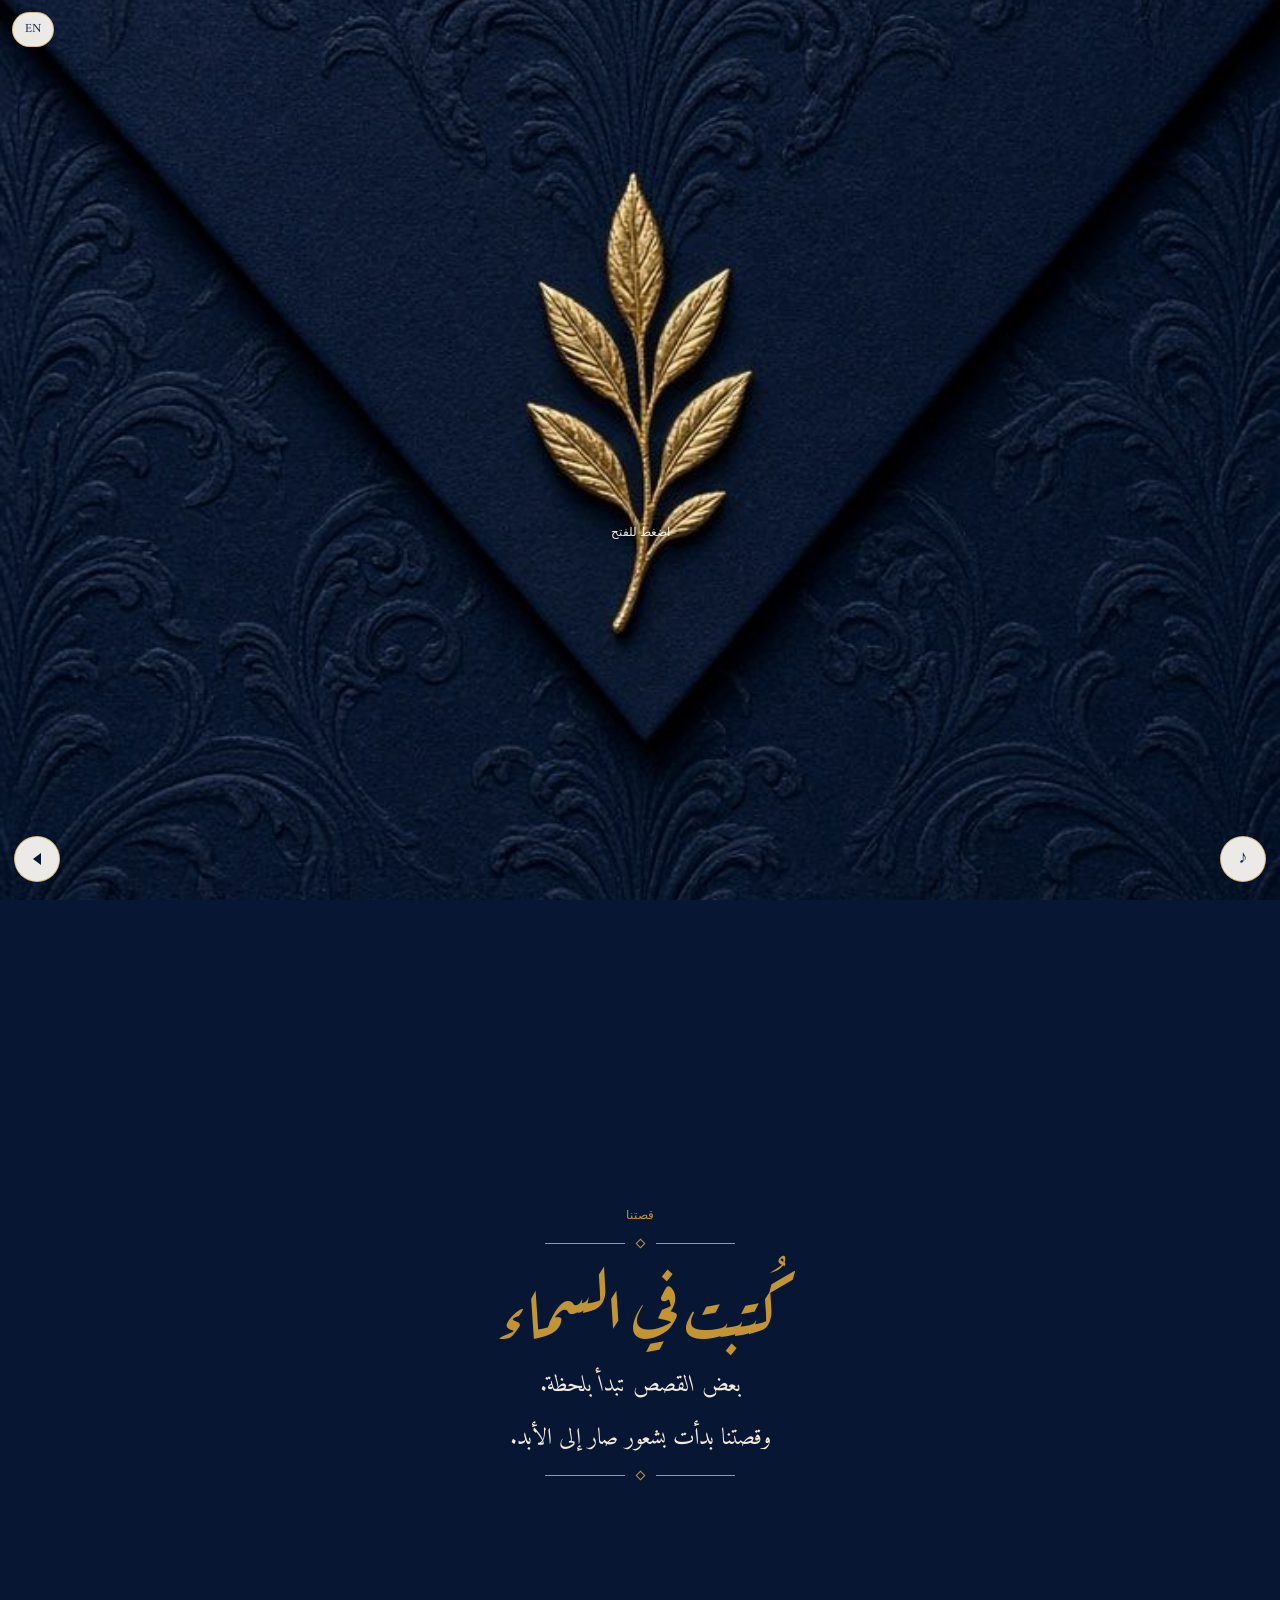
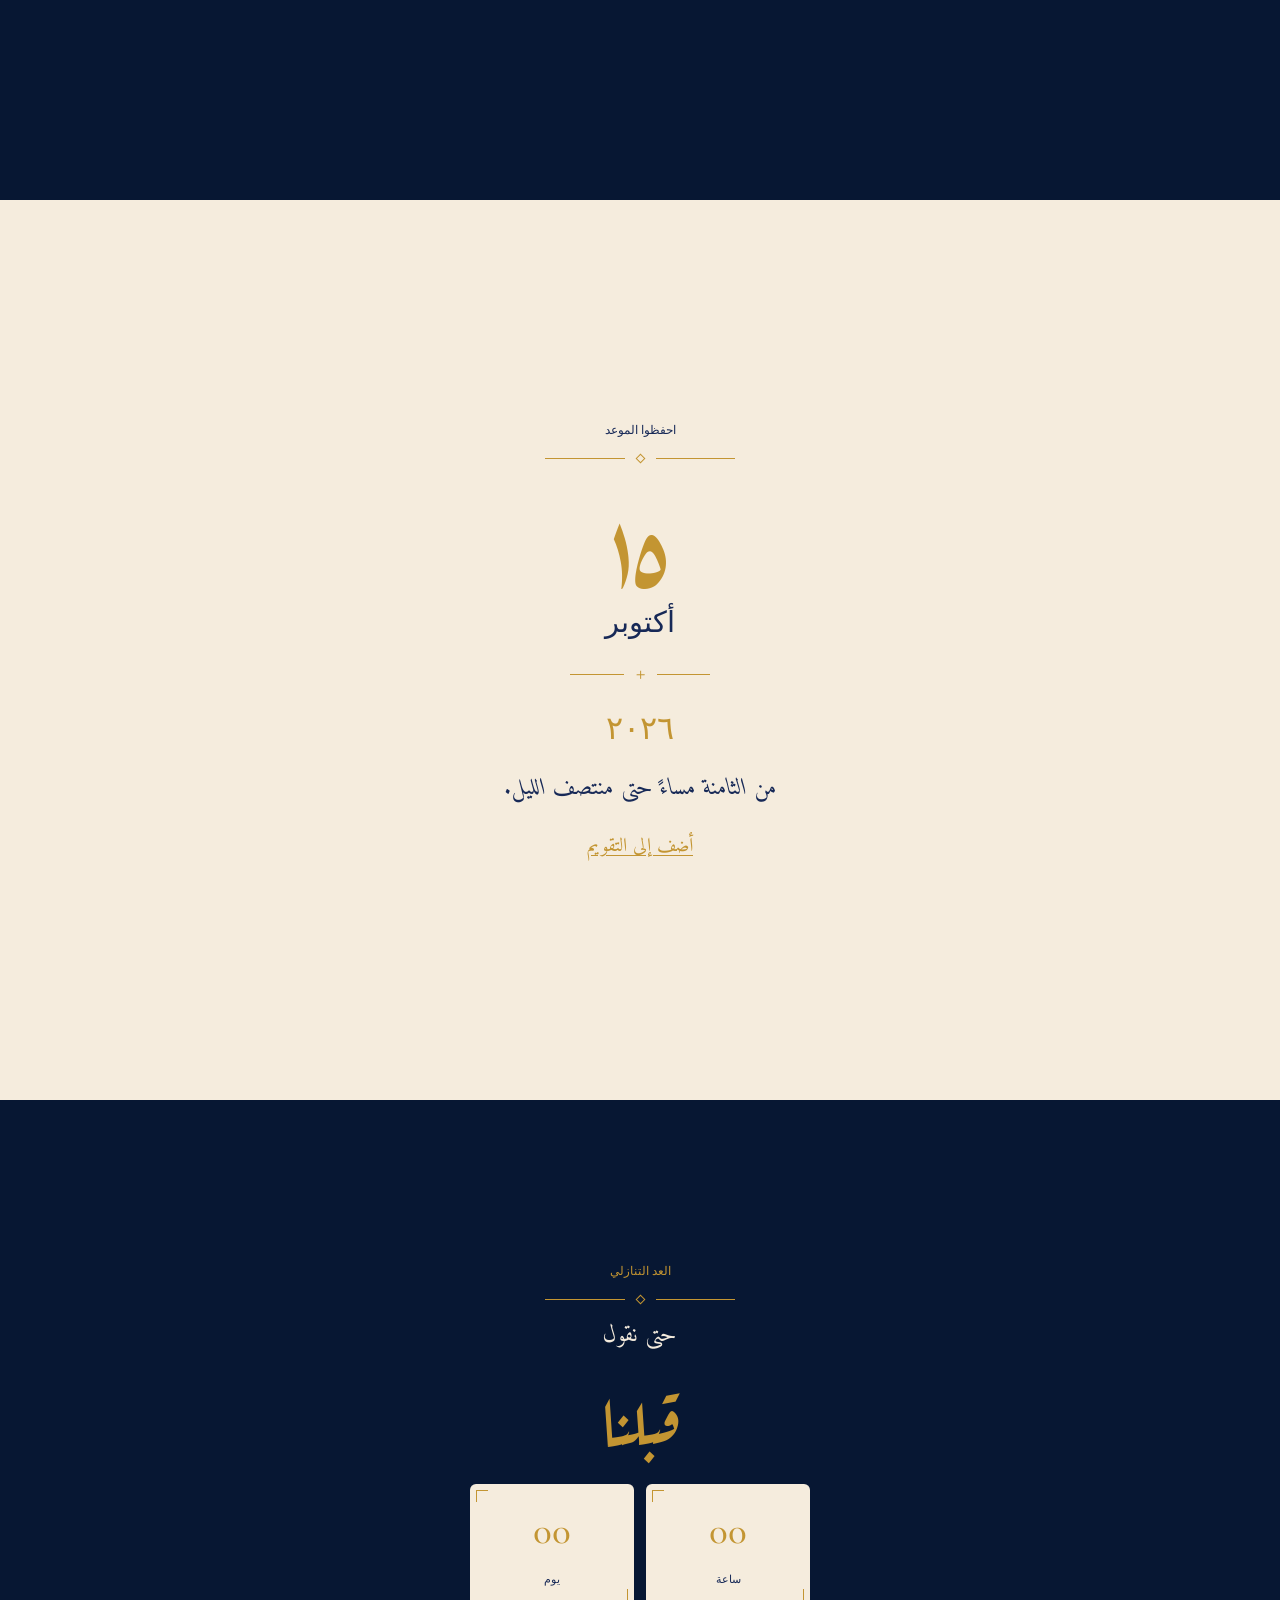
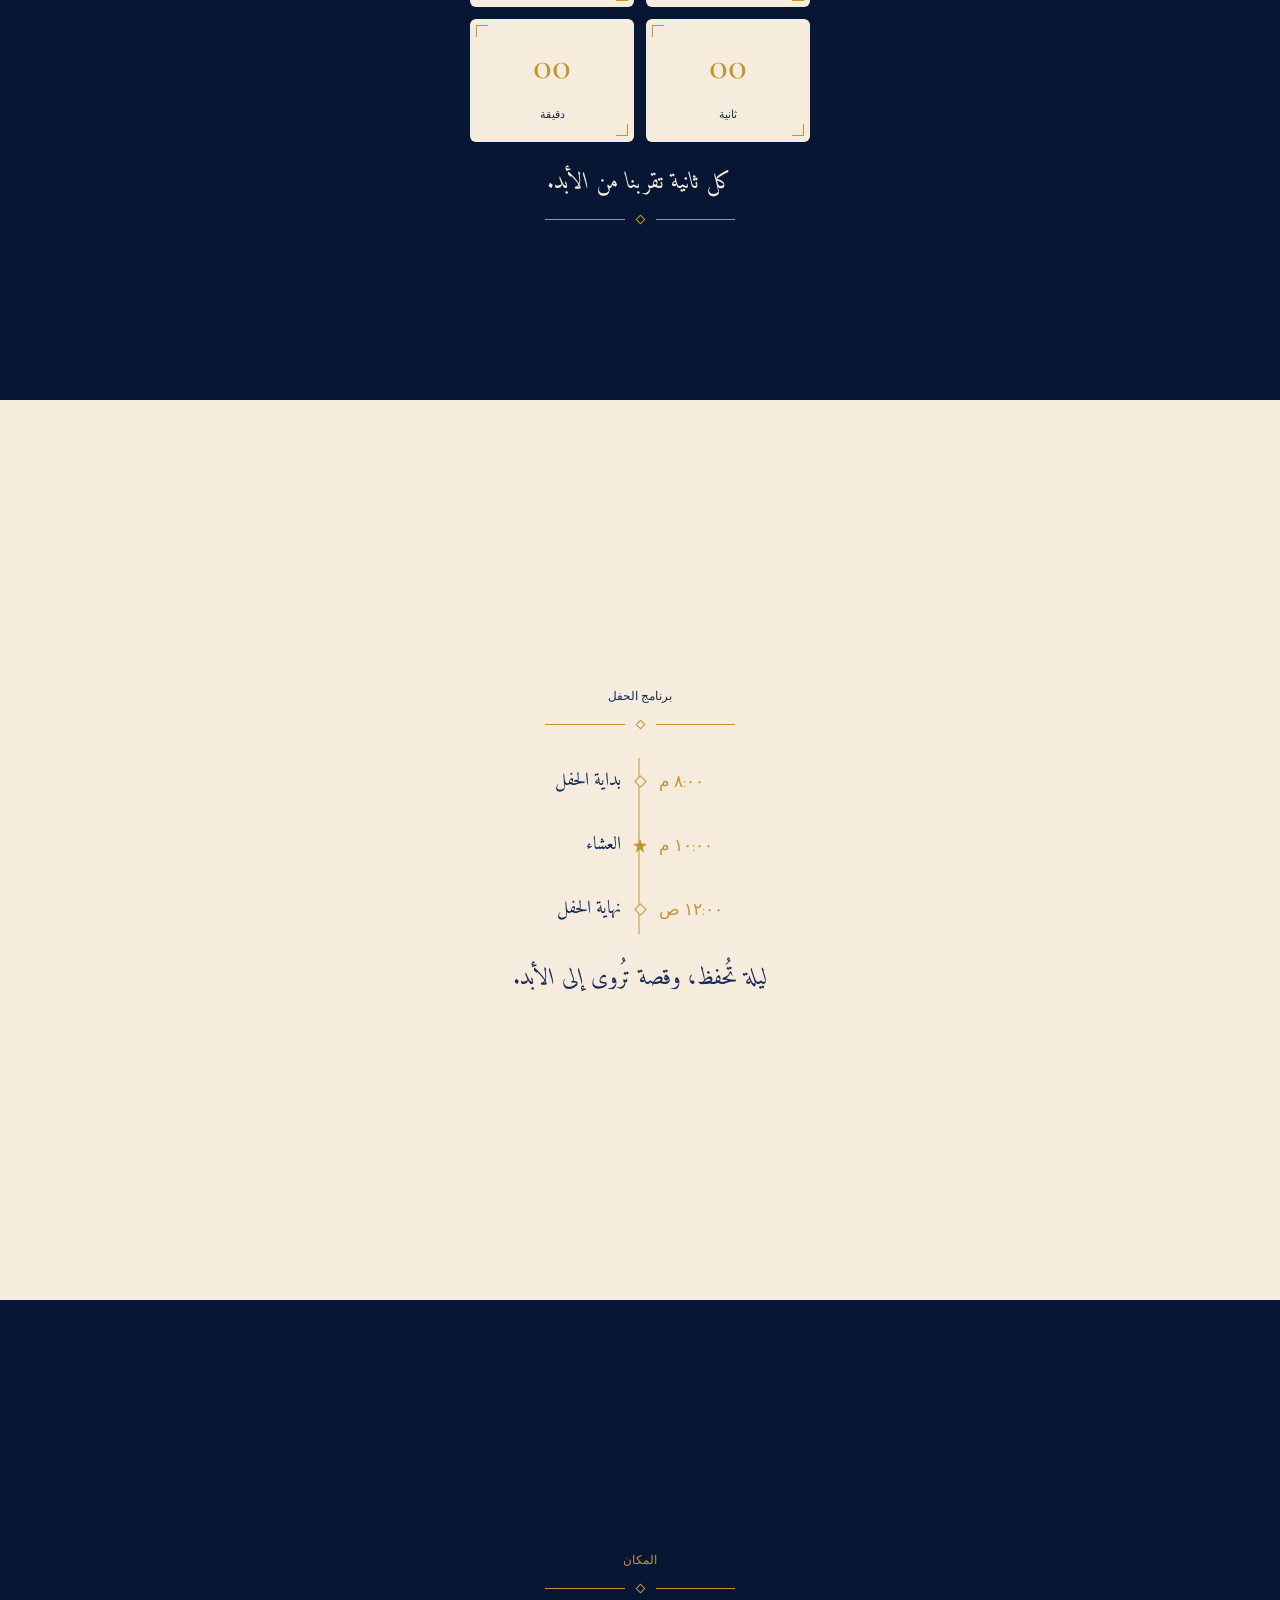
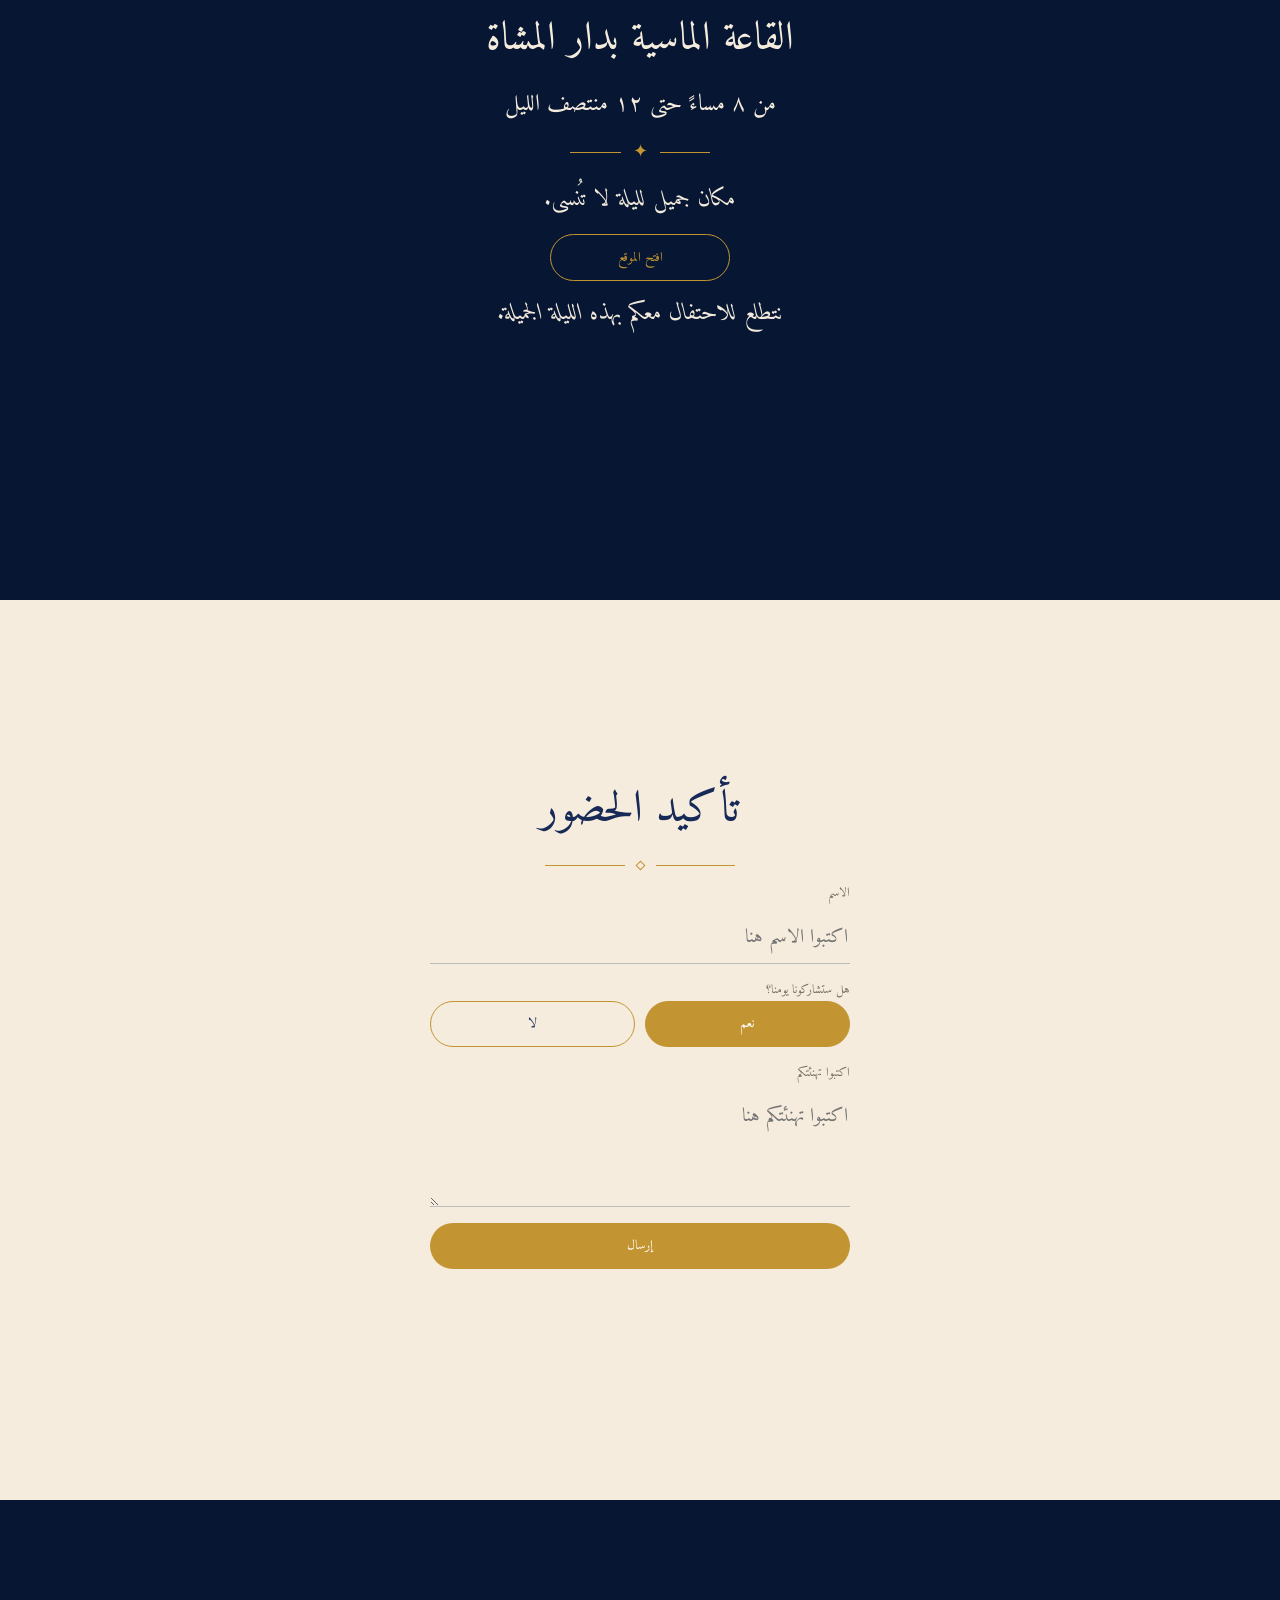
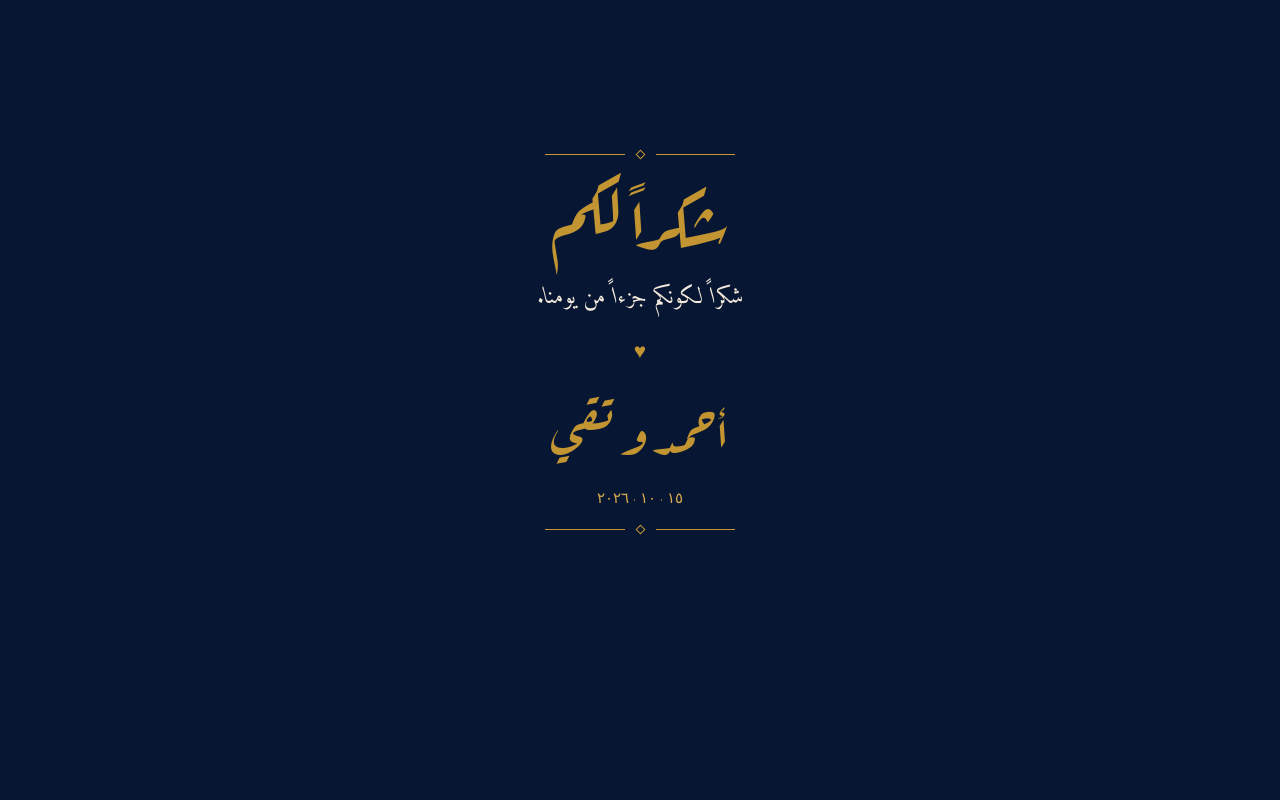
<file: index.html>
<!DOCTYPE html>
<html lang="ar" dir="rtl">
<head>
  <meta charset="UTF-8" />
  <meta name="viewport" content="width=device-width, initial-scale=1, viewport-fit=cover" />
  <meta name="google" content="notranslate" />
  <title>فرح أحمد وتقي | Ahmed &amp; Toka</title>
  <meta name="description" content="يسعدنا دعوتكم لحضور فرح أحمد وتقي — ١٥ أكتوبر ٢٠٢٦، القاعة الماسية بدار المشاة، من ٨ مساءً حتى ١٢. Ahmed &amp; Toka, 15 October 2026, 8 PM–midnight." />
  <meta property="og:type" content="website" />
  <meta property="og:locale" content="ar_AR" />
  <meta property="og:locale:alternate" content="en_US" />
  <meta property="og:title" content="فرح أحمد وتقي | Ahmed &amp; Toka" />
  <meta property="og:description" content="Ahmed &amp; Toka — 15 October 2026, The Diamond Hall, Dar Al-Mashah, 8 PM–midnight." />
  <meta property="og:image" content="assets/og.jpg" />
  <meta property="og:image:width" content="1200" />
  <meta property="og:image:height" content="630" />
  <meta name="twitter:card" content="summary_large_image" />
  <meta name="twitter:title" content="Ahmed &amp; Toka" />
  <meta name="twitter:description" content="Ahmed &amp; Toka — 15 October 2026, The Diamond Hall, Dar Al-Mashah, 8 PM–midnight." />
  <meta name="twitter:image" content="assets/og.jpg" />
  <meta name="theme-color" content="#071733" />
  <meta name="apple-mobile-web-app-capable" content="yes" />
  <meta name="format-detection" content="telephone=no" />
  <link rel="icon" href="data:image/svg+xml,%3Csvg xmlns='http://www.w3.org/2000/svg' viewBox='0 0 32 32'%3E%3Crect width='32' height='32' rx='4' fill='%23071733'/%3E%3Cpath d='M16 7c1 3 3 4.2 6 5-3 .8-5 2-6 5-1-3-3-4.2-6-5 3-.8 5-2 6-5z' fill='%23c39532'/%3E%3C/svg%3E" />
  <link rel="preload" as="image" href="assets/cover.jpg" />
  <link rel="preload" as="image" href="assets/hero.jpg" />
  <link rel="preconnect" href="https://fonts.googleapis.com" />
  <link rel="preconnect" href="https://fonts.gstatic.com" crossorigin />
  <link href="https://fonts.googleapis.com/css2?family=Amiri:wght@400;700&family=Aref+Ruqaa:wght@400;700&family=Cormorant+Garamond:ital,wght@0,400;0,500;0,600;1,400;1,500&family=Great+Vibes&display=swap" rel="stylesheet" />
  <link rel="stylesheet" href="css/style.css?v=3" />
</head>
<body class="locked">
  <a class="skip-link" href="#content" data-i18n="skip"></a>

  <div id="intro" class="intro" role="dialog" aria-modal="true" aria-labelledby="openBtn">
    <button id="openBtn" class="open-hit" type="button" data-i18n-aria="openAria">
      <img class="cover" src="assets/cover.jpg" width="720" height="1280" alt="" decoding="sync" />
      <span class="tap" data-i18n="tap"></span>
    </button>
  </div>

  <button id="langBtn" class="float-btn lang-btn" type="button" data-i18n-aria="langAria">EN</button>
  <button id="muteBtn" class="dock-btn mute-btn" type="button" data-i18n-aria="muteAria" hidden aria-pressed="false">
    <span aria-hidden="true">♪</span>
  </button>
  <button id="scrollBtn" class="dock-btn scroll-btn" type="button" data-i18n-aria="scrollAria" hidden aria-pressed="true">
    <span class="scroll-icon" aria-hidden="true"></span>
  </button>
  <div id="yt"></div>

  <main id="content">
    <section class="hero reveal" aria-labelledby="hero-names">
      <div class="hero-shade"></div>
      <div class="hero-copy" id="hero-names">
        <p class="couple-hero script" data-i18n="coupleLine"></p>
        <p class="wedding-of" data-i18n="weddingOf"></p>
        <p class="hero-date" data-i18n="dateNumeric"></p>
      </div>
    </section>

    <section class="panel navy reveal" aria-labelledby="story-title">
      <p class="kicker" data-i18n="storyKicker"></p>
      <div class="ornament" aria-hidden="true"><span></span></div>
      <h2 id="story-title" class="script title" data-i18n="storyTitle"></h2>
      <p class="lead" data-i18n="storyLead"></p>
      <p class="prose" data-i18n="storyBody"></p>
      <div class="ornament" aria-hidden="true"><span></span></div>
    </section>

    <section class="panel cream reveal" aria-labelledby="date-kicker">
      <p id="date-kicker" class="kicker ink" data-i18n="dateKicker"></p>
      <div class="ornament gold" aria-hidden="true"><span></span></div>
      <p class="day script" data-i18n="dayNum"></p>
      <p class="month" data-i18n="monthName"></p>
      <div class="plus" aria-hidden="true"><span></span><b>+</b><span></span></div>
      <p class="year" data-i18n="yearNum"></p>
      <p class="note" data-i18n="dateNote"></p>
      <button id="calBtn" class="text-btn" type="button" data-i18n="addCal" data-i18n-aria="calAria"></button>
    </section>

    <section class="panel navy reveal" aria-labelledby="count-word">
      <p class="kicker" data-i18n="countKicker"></p>
      <div class="ornament" aria-hidden="true"><span></span></div>
      <p class="until" data-i18n="countLead"></p>
      <h2 id="count-word" class="script title" data-i18n="countWord"></h2>
      <div id="countdown" class="countdown" aria-live="off"></div>
      <p class="note light" data-i18n="countNote"></p>
      <div class="ornament" aria-hidden="true"><span></span></div>
    </section>

    <section class="panel cream reveal" aria-labelledby="time-kicker">
      <p id="time-kicker" class="kicker ink" data-i18n="timeKicker"></p>
      <div class="ornament gold" aria-hidden="true"><span></span></div>
      <ol id="timeline" class="timeline"></ol>
      <p class="note" data-i18n="timeNote"></p>
    </section>

    <section class="panel navy reveal" aria-labelledby="venue-name">
      <p class="kicker" data-i18n="venueKicker"></p>
      <div class="ornament" aria-hidden="true"><span></span></div>
      <h2 id="venue-name" class="venue" data-i18n="venueName"></h2>
      <p class="city" data-i18n="venueCity"></p>
      <div class="plus light" aria-hidden="true"><span></span><b>✦</b><span></span></div>
      <p class="note light" data-i18n="venueNote"></p>
      <a id="mapBtn" class="ghost" target="_blank" rel="noopener noreferrer" data-i18n="map" data-i18n-aria="mapAria"></a>
      <p class="note light" data-i18n="venueClose"></p>
    </section>

    <section class="panel cream reveal" aria-labelledby="rsvp-title">
      <h2 id="rsvp-title" class="rsvp-title" data-i18n="rsvpTitle"></h2>
      <div class="ornament gold" aria-hidden="true"><span></span></div>
      <form id="rsvpForm" class="card" novalidate>
        <label class="field">
          <span data-i18n="name"></span>
          <input name="name" type="text" autocomplete="name" required maxlength="80" data-i18n-ph="namePh" />
        </label>
        <fieldset class="field choices">
          <legend data-i18n="attending"></legend>
          <label class="choice">
            <input type="radio" name="attending" value="yes" checked />
            <span data-i18n="yes"></span>
          </label>
          <label class="choice">
            <input type="radio" name="attending" value="no" />
            <span data-i18n="no"></span>
          </label>
        </fieldset>
        <label class="field">
          <span data-i18n="message"></span>
          <textarea name="message" rows="3" maxlength="500" data-i18n-ph="messagePh"></textarea>
        </label>
        <button class="solid" type="submit" data-i18n="send"></button>
        <p id="status" class="status" role="status"></p>
      </form>
    </section>

    <section class="panel navy thanks reveal">
      <div class="ornament" aria-hidden="true"><span></span></div>
      <h2 class="script title" data-i18n="thanksKicker"></h2>
      <p class="note light" data-i18n="thanksNote"></p>
      <p class="heart" aria-hidden="true">♥</p>
      <p class="couple script" data-i18n="coupleLine"></p>
      <p class="thanks-date" data-i18n="thanksDate"></p>
      <div class="ornament" aria-hidden="true"><span></span></div>
    </section>
  </main>

  <script src="js/config.js?v=4"></script>
  <script src="js/script.js?v=3"></script>
</body>
</html>
</file>
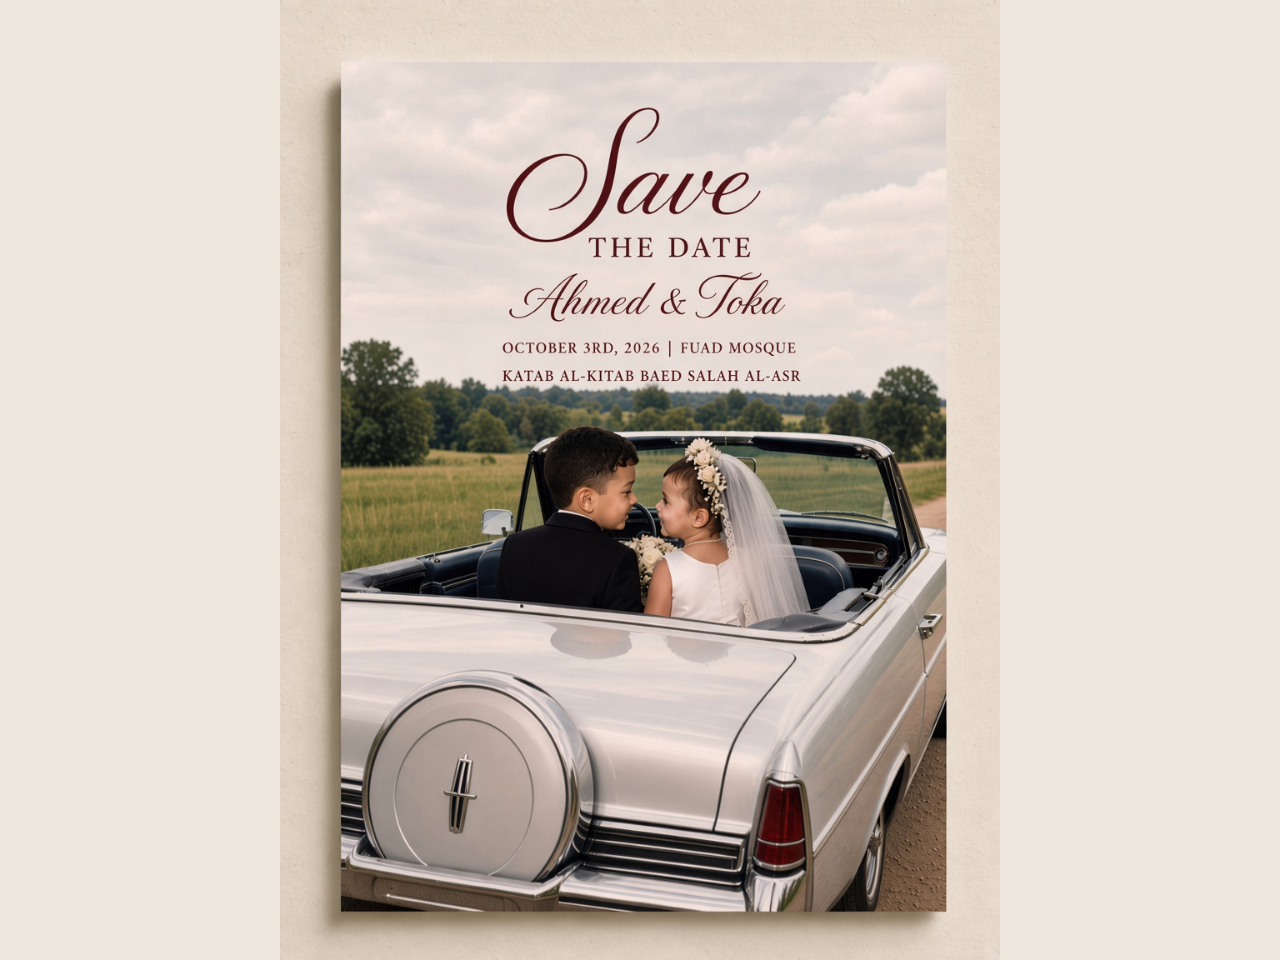
<file: ka/index.html>
<!DOCTYPE html>
<html lang="en">
<head>
  <meta charset="UTF-8" />
  <meta name="viewport" content="width=device-width, initial-scale=1.0" />
  <title>Save the Date — Ahmed &amp; Toka</title>
  <style>
    * { box-sizing: border-box; margin: 0; padding: 0; }
    html, body { min-height: 100%; }
    body {
      display: flex;
      align-items: center;
      justify-content: center;
      background: #EDE7DE;
    }
    img {
      display: block;
      width: min(100%, 720px);
      height: auto;
    }
    @media print {
      @page { size: 5in 7in; margin: 0; }
      body { background: none; }
      img { width: 5in; }
    }
  </style>
</head>
<body>
  <!-- Print-ready invitation PNG — same layout as the original, kids couple -->
  <img src="save-the-date.png" alt="Save the Date — Ahmed and Toka, October 3rd 2026, Fuad Mosque, Katab Al-Kitab baed salah al-Asr" />
</body>
</html>
</file>
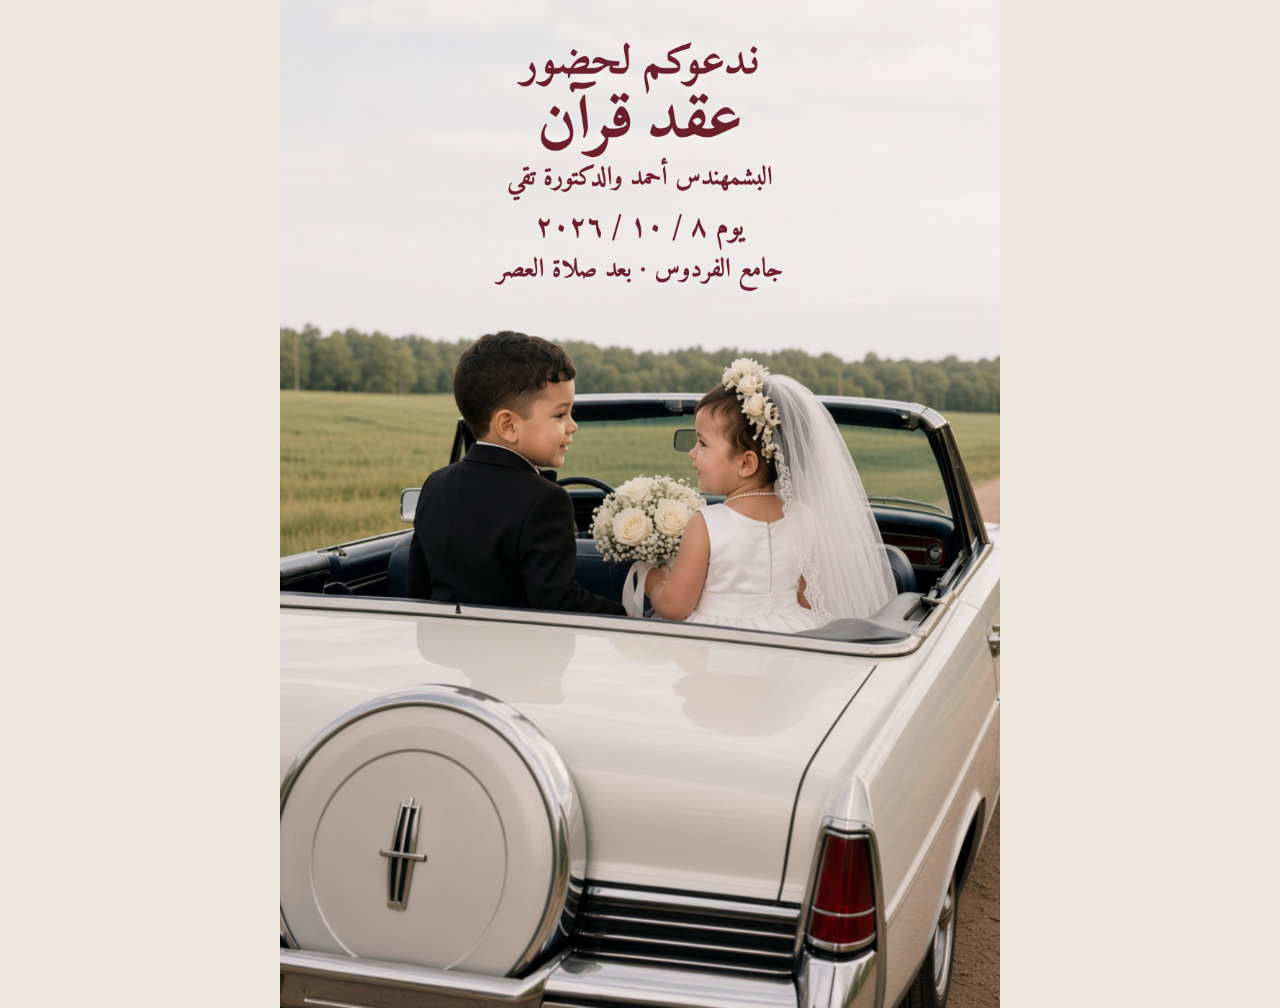
<file: ka/index-ar.html>
<!DOCTYPE html>
<html lang="ar" dir="rtl">
<head>
  <meta charset="UTF-8" />
  <meta name="viewport" content="width=device-width, initial-scale=1.0" />
  <title>ندعوكم لحضور عقد قرآن — البشمهندس أحمد والدكتورة تقي</title>
  <style>
    * { box-sizing: border-box; margin: 0; padding: 0; }
    html, body { min-height: 100%; }
    body {
      display: flex;
      align-items: center;
      justify-content: center;
      background: #EDE7DE;
    }
    img {
      display: block;
      width: min(100%, 720px);
      height: auto;
    }
  </style>
</head>
<body>
  <img
    src="save-the-date-ar.png"
    alt="ندعوكم لحضور عقد قرآن — البشمهندس أحمد والدكتورة تقي، يوم ٨ / ١٠ / ٢٠٢٦، جامع الفردوس بعد صلاة العصر"
  />
</body>
</html>
</file>
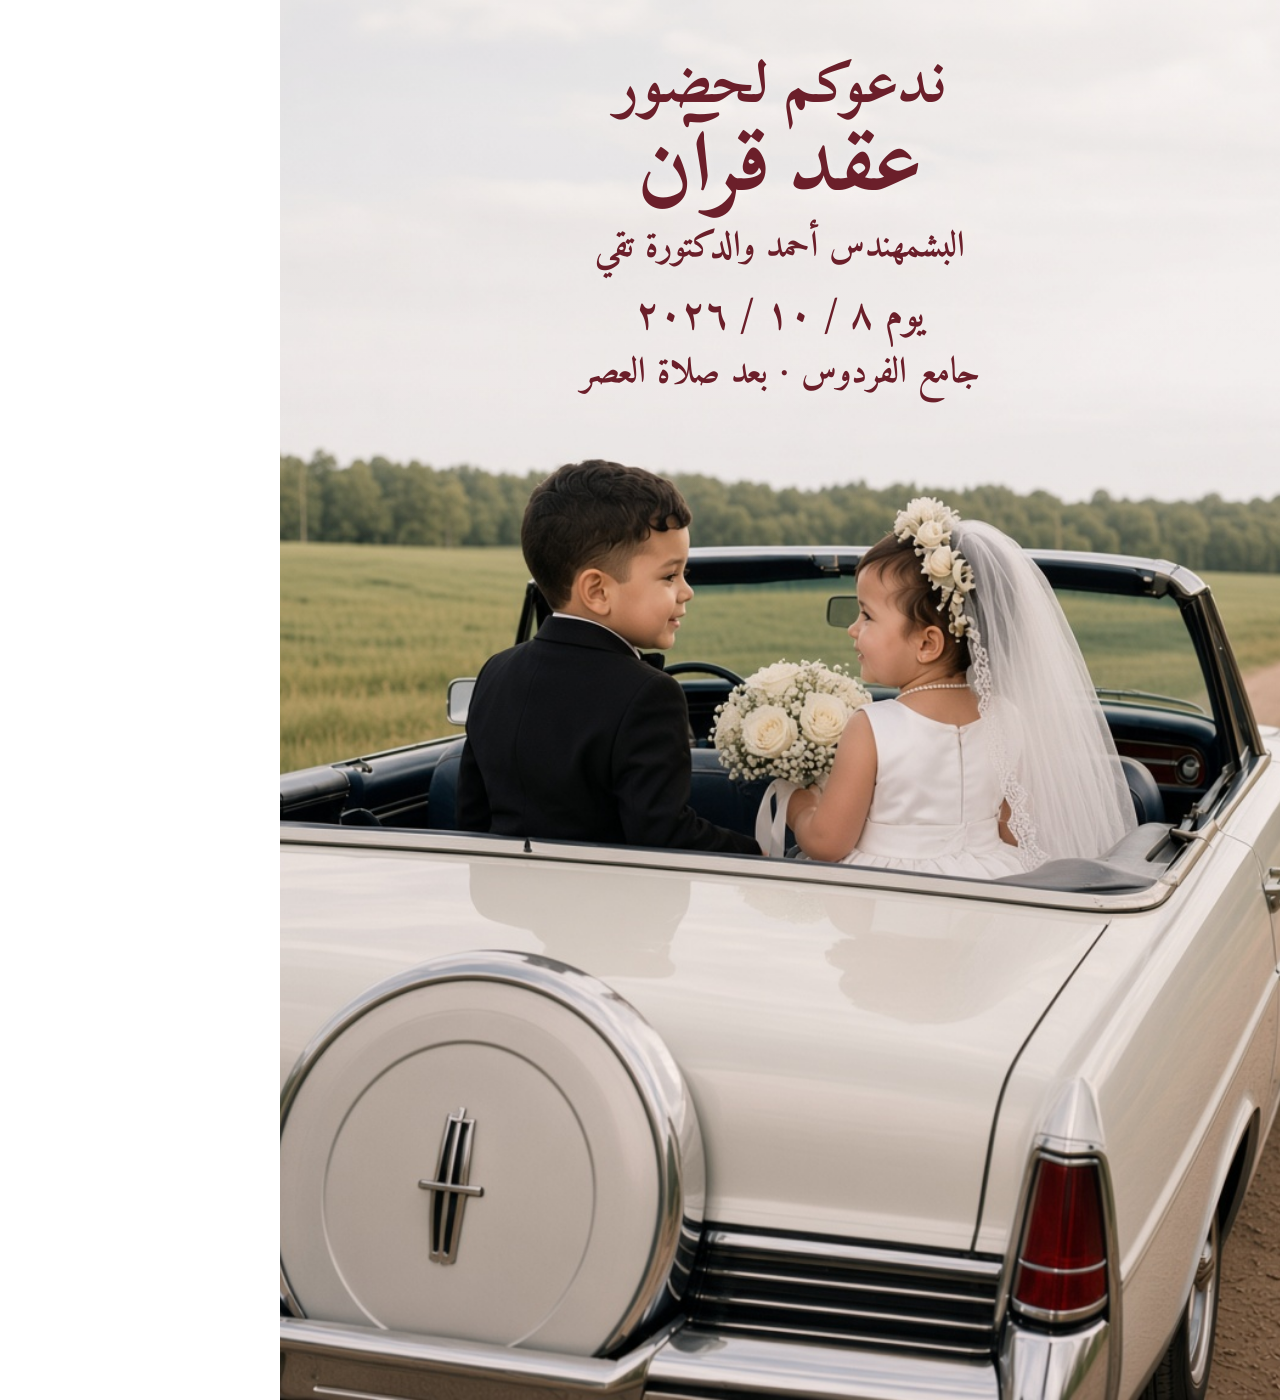
<file: ka/invite-ar-card.html>
<!DOCTYPE html>
<html lang="ar" dir="rtl">
<head>
  <meta charset="UTF-8" />
  <title>ندعوكم لحضور عقد قرآن — البشمهندس أحمد والدكتورة تقي</title>
  <style>
    @font-face {
      font-family: "Scheherazade New";
      src: url("fonts/ScheherazadeNew-Bold.ttf") format("truetype");
      font-weight: 700;
      font-style: normal;
    }
    @font-face {
      font-family: "Amiri";
      src: url("fonts/Amiri-Bold.ttf") format("truetype");
      font-weight: 700;
      font-style: normal;
    }
    @font-face {
      font-family: "Amiri";
      src: url("fonts/Amiri-Regular.ttf") format("truetype");
      font-weight: 400;
      font-style: normal;
    }

    * { box-sizing: border-box; margin: 0; padding: 0; }
    html, body {
      width: 1000px;
      height: 1400px;
      overflow: hidden;
      background: #fff;
    }

    .card {
      width: 1000px;
      height: 1400px;
      position: relative;
      overflow: hidden;
      background: #d7d2c8;
    }

    .card img.photo {
      position: absolute;
      inset: 0;
      width: 100%;
      height: 100%;
      object-fit: cover;
      object-position: center 58%;
      display: block;
    }

    .card::after {
      content: "";
      position: absolute;
      inset: 0 0 auto 0;
      height: 40%;
      background: linear-gradient(
        180deg,
        rgba(255, 252, 248, 0.32) 0%,
        rgba(255, 252, 248, 0.12) 55%,
        rgba(255, 252, 248, 0) 100%
      );
      pointer-events: none;
    }

    .text {
      position: relative;
      z-index: 2;
      display: flex;
      flex-direction: column;
      align-items: center;
      text-align: center;
      color: #6B1F2A;
      padding: 52px 60px 0;
      text-shadow: 0 1px 12px rgba(255, 252, 248, 0.4);
    }

    .invite {
      font-family: "Scheherazade New", "Amiri", serif;
      font-weight: 700;
      font-size: 58px;
      line-height: 1.1;
    }

    .ceremony {
      font-family: "Scheherazade New", "Amiri", serif;
      font-weight: 700;
      font-size: 86px;
      line-height: 1.05;
      margin-top: 2px;
    }

    .names {
      font-family: "Amiri", serif;
      font-weight: 700;
      font-size: 36px;
      line-height: 1.2;
      margin-top: 18px;
      white-space: nowrap;
    }

    .details {
      font-family: "Amiri", serif;
      font-weight: 700;
      font-size: 40px;
      line-height: 1.25;
      margin-top: 22px;
      white-space: nowrap;
    }

    .details .nums {
      direction: ltr;
      unicode-bidi: isolate;
      display: inline-block;
    }

    .place {
      font-family: "Amiri", serif;
      font-weight: 700;
      font-size: 36px;
      line-height: 1.3;
      margin-top: 10px;
    }
  </style>
</head>
<body>
  <article class="card">
    <img class="photo" src="card-photo-kids-convertible.jpg" alt="" />
    <div class="text">
      <p class="invite">ندعوكم لحضور</p>
      <p class="ceremony">عقد قرآن</p>
      <p class="names">البشمهندس أحمد والدكتورة تقي</p>
      <p class="details">يوم <span class="nums">٨ / ١٠ / ٢٠٢٦</span></p>
      <p class="place">جامع الفردوس · بعد صلاة العصر</p>
    </div>
  </article>
</body>
</html>
</file>
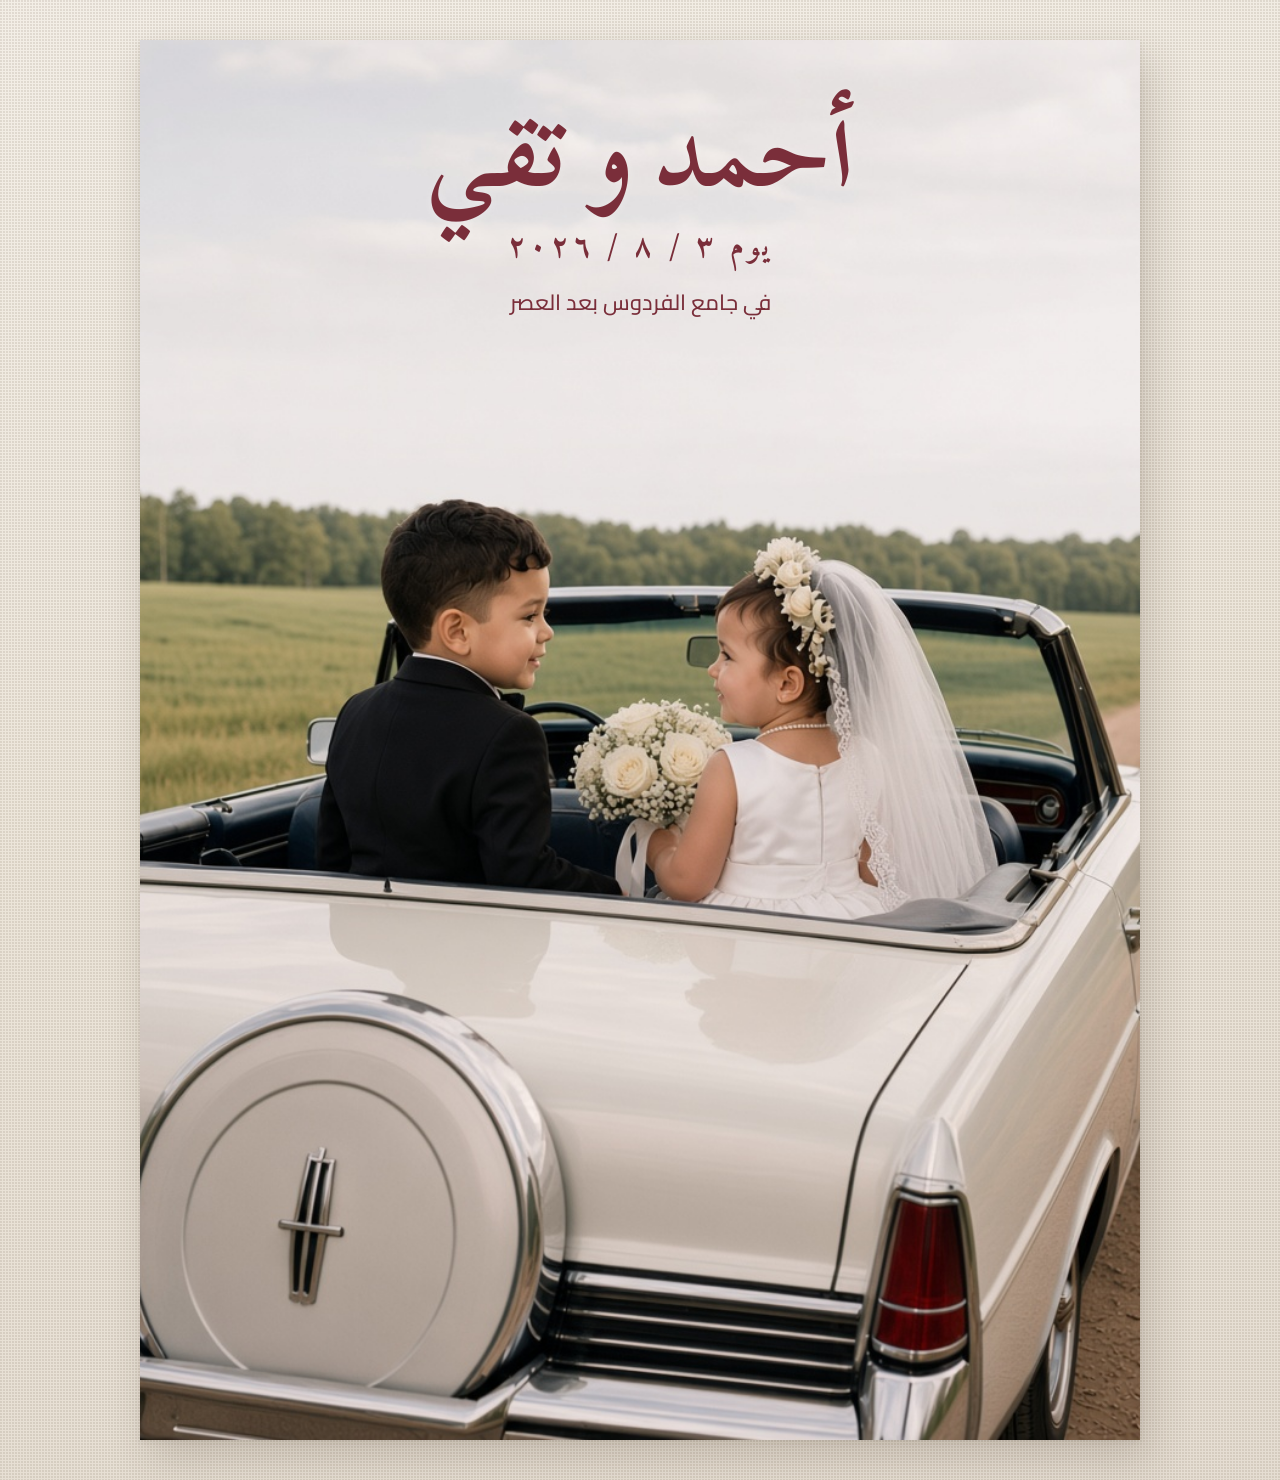
<file: ka/invite-ar-export.html>
<!DOCTYPE html>
<html lang="ar" dir="rtl">
<head>
  <meta charset="UTF-8" />
  <meta name="viewport" content="width=device-width, initial-scale=1" />
  <title>أحمد وتقي — ٣ / ٨ / ٢٠٢٦ — جامع الفردوس</title>
  <style>
    @font-face {
      font-family: "Scheherazade New";
      src: url("fonts/ScheherazadeNew-Bold.ttf") format("truetype");
      font-weight: 700;
    }
    @font-face {
      font-family: "Amiri";
      src: url("fonts/Amiri-Bold.ttf") format("truetype");
      font-weight: 700;
    }
    @font-face {
      font-family: "Cairo";
      src: url("fonts/Cairo.ttf") format("truetype");
      font-weight: 500;
    }
    :root { --burgundy: #7A2E3A; --cream: #EDE7DE; }
    * { box-sizing: border-box; margin: 0; padding: 0; }
    html, body { min-height: 100%; background: var(--cream); }
    body {
      display: flex;
      align-items: center;
      justify-content: center;
      padding: 40px;
      background-image:
        radial-gradient(circle at 1px 1px, rgba(110, 95, 75, 0.14) 1px, transparent 0),
        linear-gradient(170deg, #f3eee6 0%, #ebe4d8 55%, #e5ddd2 100%);
      background-size: 3px 3px, 100% 100%;
    }
    .card {
      width: min(100%, 1000px);
      aspect-ratio: 5 / 7;
      position: relative;
      overflow: hidden;
      background: #fff;
      box-shadow:
        0 2px 6px rgba(70, 55, 40, 0.08),
        10px 18px 40px rgba(60, 45, 30, 0.18);
    }
    .card img.photo {
      position: absolute;
      inset: 0;
      width: 100%;
      height: 100%;
      object-fit: cover;
      object-position: center 42%;
      display: block;
    }
    .text {
      position: relative;
      z-index: 2;
      display: flex;
      flex-direction: column;
      align-items: center;
      text-align: center;
      color: var(--burgundy);
      padding: 6.5% 8% 0;
      text-shadow: 0 1px 10px rgba(255, 252, 248, 0.35);
    }
    .names {
      font-family: "Scheherazade New", "Amiri", serif;
      font-weight: 700;
      font-size: clamp(42px, 7.5vw, 108px);
      line-height: 1.05;
    }
    .date {
      font-family: "Amiri", serif;
      font-weight: 700;
      font-size: clamp(16px, 2.4vw, 34px);
      letter-spacing: 0.12em;
      margin-top: 0.45em;
    }
    .date .nums {
      direction: ltr;
      unicode-bidi: isolate;
      display: inline-block;
    }
    .place {
      font-family: "Cairo", sans-serif;
      font-weight: 500;
      font-size: clamp(13px, 1.7vw, 24px);
      margin-top: 0.4em;
    }
  </style>
</head>
<body>
  <article class="card">
    <img class="photo" src="card-photo-kids-convertible.jpg" alt="" />
    <div class="text">
      <p class="names">أحمد و تقي</p>
      <p class="date">يوم <span class="nums">٣ / ٨ / ٢٠٢٦</span></p>
      <p class="place">في جامع الفردوس بعد العصر</p>
    </div>
  </article>
</body>
</html>
</file>
<file: css/style.css>
/* Ahmed & Toka — navy / gold invitation, in the spirit of a palace card. */

:root {
  --navy: #071733;
  --navy-ink: #172957;
  --cream: #f5ecdd;
  --ivory: #fffdf8;
  --gold: #c39532;
  --gold-2: #d6a84d;
  --ink: #2c2620;
  --muted: #7b6f62;
  --focus: #d6a84d;
  --font-ar: "Amiri", "Aref Ruqaa", serif;
  --font-en: "Cormorant Garamond", Georgia, serif;
  --script-ar: "Aref Ruqaa", "Amiri", serif;
  --script-en: "Great Vibes", cursive;
  --safe-top: env(safe-area-inset-top, 0px);
  --safe-bottom: env(safe-area-inset-bottom, 0px);
}

*,
*::before,
*::after { box-sizing: border-box; }

html { scroll-behavior: smooth; -webkit-text-size-adjust: 100%; }

body {
  margin: 0;
  background: var(--cream);
  color: var(--ink);
  font-family: var(--font-ar);
  font-size: clamp(1.05rem, 0.95rem + 0.35vw, 1.2rem);
  line-height: 1.65;
  -webkit-font-smoothing: antialiased;
}

html[lang="en"] body { font-family: var(--font-en); }

.script { font-family: var(--script-ar); font-weight: 400; }
html[lang="en"] .script { font-family: var(--script-en); }

html[lang="en"] .kicker,
html[lang="en"] .month,
html[lang="en"] .wedding-of,
html[lang="en"] .tap,
html[lang="en"] .solid,
html[lang="en"] .ghost,
html[lang="en"] .countdown span,
html[lang="en"] .thanks-date {
  letter-spacing: 0.28em;
}

html[lang="en"] .tap { letter-spacing: 0.42em; }

body.locked { overflow: hidden; height: 100dvh; }

img { max-width: 100%; height: auto; display: block; }

button, input, textarea, a { font: inherit; }
button, a { -webkit-tap-highlight-color: transparent; touch-action: manipulation; }

:focus-visible {
  outline: 2px solid var(--focus);
  outline-offset: 3px;
}

.skip-link {
  position: absolute;
  inset-inline-start: 12px;
  top: 8px;
  z-index: 200;
  padding: 8px 14px;
  background: var(--gold);
  color: var(--navy);
  border-radius: 999px;
  text-decoration: none;
  transform: translateY(-200%);
}
.skip-link:focus { transform: none; }

/* ---------- Intro ---------- */
.intro {
  position: fixed;
  inset: 0;
  z-index: 100;
  background: var(--navy);
  transition: opacity 0.9s ease, visibility 0.9s;
}
.intro.done { opacity: 0; visibility: hidden; pointer-events: none; }

.open-hit {
  appearance: none;
  width: 100%;
  height: 100%;
  margin: 0;
  padding: 0;
  border: 0;
  background: var(--navy);
  cursor: pointer;
  position: relative;
  color: #fff;
}
.cover {
  width: 100%;
  height: 100%;
  object-fit: cover;
  object-position: center;
}
.tap {
  position: absolute;
  left: 50%;
  top: 58%;
  transform: translate(-50%, 0);
  color: rgba(255, 253, 248, 0.92);
  font-family: var(--font-en);
  font-size: 0.78rem;
  text-transform: uppercase;
  text-shadow: 0 2px 10px rgba(0, 0, 0, 0.45);
  white-space: nowrap;
}
.intro.opening .cover { transform: scale(1.08); opacity: 0; transition: transform 1.3s ease, opacity 1s ease; }
.intro.opening .tap { opacity: 0; transition: opacity 0.35s ease; }

/* ---------- Floating controls ---------- */
.float-btn, .dock-btn {
  position: fixed;
  z-index: 120;
  border: 1px solid rgba(195, 149, 50, 0.55);
  background: rgba(255, 253, 248, 0.92);
  color: var(--navy-ink);
  cursor: pointer;
  backdrop-filter: blur(8px);
}
.float-btn {
  top: calc(12px + var(--safe-top));
  inset-inline-end: 12px;
  border-radius: 999px;
  padding: 6px 12px;
  font-size: 0.78rem;
}
.dock-btn {
  bottom: calc(18px + var(--safe-bottom));
  width: 46px;
  height: 46px;
  border-radius: 50%;
  display: grid;
  place-items: center;
  font-size: 1.15rem;
}
#yt {
  position: fixed;
  width: 1px;
  height: 1px;
  inset: 0 auto auto 0;
  opacity: 0;
  pointer-events: none;
}
.mute-btn { inset-inline-start: 14px; }
.scroll-btn { inset-inline-end: 14px; }
.mute-btn.is-muted { opacity: 0.45; }
.scroll-icon {
  width: 0;
  height: 0;
  border-inline-start: 8px solid var(--navy);
  border-block: 6px solid transparent;
}
.scroll-btn.is-paused .scroll-icon {
  width: 10px;
  height: 12px;
  border: 0;
  background: linear-gradient(90deg, var(--navy) 0 3px, transparent 3px 7px, var(--navy) 7px 10px);
}

/* ---------- Panels ---------- */
.panel, .hero {
  min-height: 100dvh;
  display: flex;
  flex-direction: column;
  align-items: center;
  justify-content: center;
  text-align: center;
  padding: calc(72px + var(--safe-top)) 28px calc(88px + var(--safe-bottom));
  gap: 14px;
  position: relative;
}
.navy { background: var(--navy); color: var(--cream); }
.cream { background: var(--cream); color: var(--navy-ink); }

.kicker {
  margin: 0;
  font-family: var(--font-en);
  font-size: 0.78rem;
  text-transform: uppercase;
  color: var(--gold);
}
.kicker.ink { color: var(--navy-ink); }

.ornament {
  width: min(190px, 56vw);
  display: flex;
  align-items: center;
  gap: 12px;
  color: var(--gold);
}
.ornament::before,
.ornament::after {
  content: "";
  flex: 1;
  height: 1px;
  background: currentColor;
}
.ornament span {
  width: 7px;
  height: 7px;
  flex: none;
  border: 1px solid currentColor;
  transform: rotate(45deg);
}

.title {
  margin: 4px 0 8px;
  font-size: clamp(2.6rem, 10vw, 4.4rem);
  line-height: 1.15;
  color: var(--gold);
  font-weight: 400;
}
.lead, .prose, .note, .until, .city {
  margin: 0;
  max-width: 22em;
  font-size: clamp(1.15rem, 3.4vw, 1.45rem);
}
.lead, .note, .until { font-style: italic; }
.navy .lead, .navy .prose, .navy .note, .navy .until { color: #f3eadc; }
.cream .note { color: var(--navy-ink); }
.note.light { color: #f3eadc; }

/* ---------- Hero ---------- */
.hero {
  min-height: 100dvh;
  background: var(--navy) url("../assets/hero.jpg") center 12% / cover no-repeat;
  color: var(--gold);
  overflow: hidden;
  padding: 0;
}
.hero-shade {
  position: absolute;
  inset: 0;
  background:
    linear-gradient(180deg, rgba(7, 23, 51, 0.08) 0%, rgba(7, 23, 51, 0.02) 42%, rgba(7, 23, 51, 0.55) 72%, rgba(7, 23, 51, 0.82) 100%);
}
.hero-copy {
  position: relative;
  z-index: 1;
  width: min(92%, 560px);
  min-height: 100dvh;
  display: flex;
  flex-wrap: wrap;
  justify-content: center;
  align-items: baseline;
  align-content: flex-end;
  gap: 0.2em 0.45em;
  padding: 18vh 12px 9vh;
  text-shadow: 0 2px 18px rgba(7, 23, 51, 0.55);
}
.name {
  margin: 0;
  font-size: clamp(2.4rem, 9vw, 3.8rem);
  line-height: 1.1;
  color: var(--gold);
}
.couple-hero {
  flex-basis: 100%;
  margin: 0;
  text-align: center;
  font-size: clamp(2.6rem, 10vw, 4rem);
  line-height: 1.3;
  color: var(--gold);
}
.wedding-of, .hero-date {
  flex-basis: 100%;
  margin: 0;
  color: var(--gold);
  font-family: var(--font-en);
  text-align: center;
}
.wedding-of {
  margin-top: 10px;
  font-size: clamp(1.35rem, 5vw, 2rem);
  text-transform: none;
}
html[lang="en"] .wedding-of { font-size: clamp(1.15rem, 4.2vw, 1.7rem); }
.hero-date {
  font-size: clamp(0.95rem, 3.2vw, 1.2rem);
  opacity: 0.95;
}

/* ---------- Date ---------- */
.day {
  margin: 8px 0 0;
  font-size: clamp(4.5rem, 18vw, 7rem);
  line-height: 0.9;
  color: var(--gold);
}
.month {
  margin: 0;
  font-family: var(--font-en);
  font-size: clamp(1.3rem, 4.5vw, 1.8rem);
  text-transform: uppercase;
  color: var(--navy-ink);
}
.year {
  margin: 0;
  font-family: var(--font-en);
  font-size: clamp(1.4rem, 5vw, 2rem);
  color: var(--gold);
}
.plus {
  display: flex;
  align-items: center;
  gap: 12px;
  color: var(--gold);
  width: min(140px, 40vw);
}
.plus span { flex: 1; height: 1px; background: currentColor; }
.plus b { font-weight: 400; font-size: 1.1rem; }
.text-btn {
  margin-top: 8px;
  background: none;
  border: 0;
  color: var(--gold);
  cursor: pointer;
  text-decoration: underline;
  text-underline-offset: 4px;
}

/* ---------- Countdown ---------- */
.countdown {
  display: grid;
  grid-template-columns: 1fr 1fr;
  gap: 12px;
  width: min(340px, 86vw);
  direction: ltr;
  margin: 8px 0;
}
.countdown div {
  position: relative;
  background: var(--cream);
  color: var(--navy-ink);
  border-radius: 6px;
  padding: 16px 8px 12px;
  min-height: 92px;
}
.countdown div::before,
.countdown div::after {
  content: "";
  position: absolute;
  width: 12px;
  height: 12px;
  border-color: var(--gold);
  border-style: solid;
}
.countdown div::before { top: 6px; left: 6px; border-width: 1px 0 0 1px; }
.countdown div::after { right: 6px; bottom: 6px; border-width: 0 1px 1px 0; }
.countdown b {
  display: block;
  font-family: var(--font-en);
  font-weight: 500;
  font-size: clamp(1.8rem, 7vw, 2.4rem);
  color: var(--gold);
  font-variant-numeric: tabular-nums;
}
.countdown span {
  font-family: var(--font-en);
  font-size: 0.68rem;
  text-transform: uppercase;
  color: var(--navy-ink);
}

/* ---------- Timeline ---------- */
.timeline {
  list-style: none;
  margin: 8px 0 4px;
  padding: 0;
  width: min(420px, 92vw);
  position: relative;
}
.timeline::before {
  content: "";
  position: absolute;
  inset-inline-start: 50%;
  top: 8px;
  bottom: 8px;
  width: 1px;
  background: var(--gold);
  transform: translateX(-50%);
}
.timeline li {
  display: grid;
  grid-template-columns: 1fr 18px 1fr;
  align-items: center;
  gap: 10px;
  min-height: 64px;
}
.timeline time {
  justify-self: end;
  color: var(--gold);
  font-family: var(--font-en);
  font-size: 1.05rem;
}
.timeline strong {
  justify-self: start;
  font-weight: 500;
  color: var(--navy-ink);
  font-size: 1.15rem;
}
.timeline i {
  width: 9px;
  height: 9px;
  justify-self: center;
  background: var(--cream);
  border: 1px solid var(--gold);
  transform: rotate(45deg);
  position: relative;
  z-index: 1;
}
.timeline li.star i {
  width: 14px;
  height: 14px;
  background: var(--gold);
  border: 0;
  clip-path: polygon(50% 0, 62% 35%, 100% 38%, 70% 60%, 80% 100%, 50% 76%, 20% 100%, 30% 60%, 0 38%, 38% 35%);
  transform: none;
}

/* ---------- Venue ---------- */
.venue {
  margin: 0;
  font-family: var(--font-en);
  font-weight: 500;
  font-size: clamp(1.6rem, 6vw, 2.3rem);
  letter-spacing: 0.08em;
  text-transform: uppercase;
  color: var(--cream);
}
html[lang="ar"] .venue {
  font-family: var(--font-ar);
  letter-spacing: 0;
  text-transform: none;
  font-size: clamp(1.8rem, 6vw, 2.5rem);
}
.ghost, .solid {
  display: inline-flex;
  align-items: center;
  justify-content: center;
  min-width: 180px;
  padding: 12px 26px;
  border-radius: 999px;
  text-decoration: none;
  cursor: pointer;
  text-transform: uppercase;
  font-size: 0.82rem;
}
.ghost {
  border: 1px solid var(--gold);
  color: var(--gold);
  background: transparent;
}
.solid {
  border: 0;
  background: var(--gold);
  color: var(--ivory);
  width: 100%;
}
.solid:disabled { opacity: 0.6; cursor: wait; }

/* ---------- RSVP ---------- */
.rsvp-title {
  margin: 0;
  font-family: var(--font-en);
  font-weight: 500;
  font-size: clamp(2rem, 8vw, 2.8rem);
  letter-spacing: 0.18em;
  color: var(--navy-ink);
}
html[lang="ar"] .rsvp-title {
  font-family: var(--font-ar);
  letter-spacing: 0;
}
.card {
  width: min(420px, 100%);
  display: flex;
  flex-direction: column;
  gap: 16px;
  text-align: start;
}
.field { display: flex; flex-direction: column; gap: 8px; }
.field span, .field legend {
  font-size: 0.78rem;
  text-transform: uppercase;
  color: var(--muted);
  padding: 0;
}
html[lang="en"] .field span,
html[lang="en"] .field legend { letter-spacing: 0.16em; }
fieldset.choices {
  border: 0;
  margin: 0;
  padding: 0;
  display: grid;
  grid-template-columns: 1fr 1fr;
  gap: 10px;
}
fieldset.choices legend { grid-column: 1 / -1; }
.choice { position: relative; }
.choice input { position: absolute; opacity: 0; }
.choice span {
  display: grid;
  place-items: center;
  min-height: 46px;
  border-radius: 999px;
  border: 1px solid var(--gold);
  color: var(--navy-ink);
  letter-spacing: 0;
  text-transform: uppercase;
  font-size: 0.85rem;
}
.choice input:checked + span {
  background: var(--gold);
  color: var(--ivory);
}
.choice input:focus-visible + span { outline: 2px solid var(--focus); outline-offset: 3px; }
input[type="text"], textarea {
  width: 100%;
  border: 0;
  border-bottom: 1px solid rgba(23, 41, 87, 0.25);
  background: transparent;
  color: var(--navy);
  padding: 10px 2px;
  border-radius: 0;
}
textarea { min-height: 72px; resize: vertical; }
.status { min-height: 1.3em; margin: 0; text-align: center; color: var(--gold); }
.status.is-error { color: #8a2f2f; }

/* ---------- Thanks ---------- */
.heart { margin: 4px 0; color: var(--gold); font-size: 1.3rem; }
.couple {
  margin: 0;
  font-size: clamp(2.2rem, 8vw, 3.2rem);
  color: var(--gold);
}
.thanks-date {
  margin: 0;
  font-family: var(--font-en);
  color: var(--gold-2);
  font-size: 0.95rem;
}

/* ---------- Reveal ---------- */
.reveal { animation: rise 0.9s ease both; }
@keyframes rise {
  from { opacity: 0; transform: translateY(18px); }
  to { opacity: 1; transform: none; }
}

@media (prefers-reduced-motion: reduce) {
  html { scroll-behavior: auto; }
  .reveal, .intro.opening .cover { animation: none; transition: none; transform: none; }
  .hero { background-position: center; }
}
</file>
